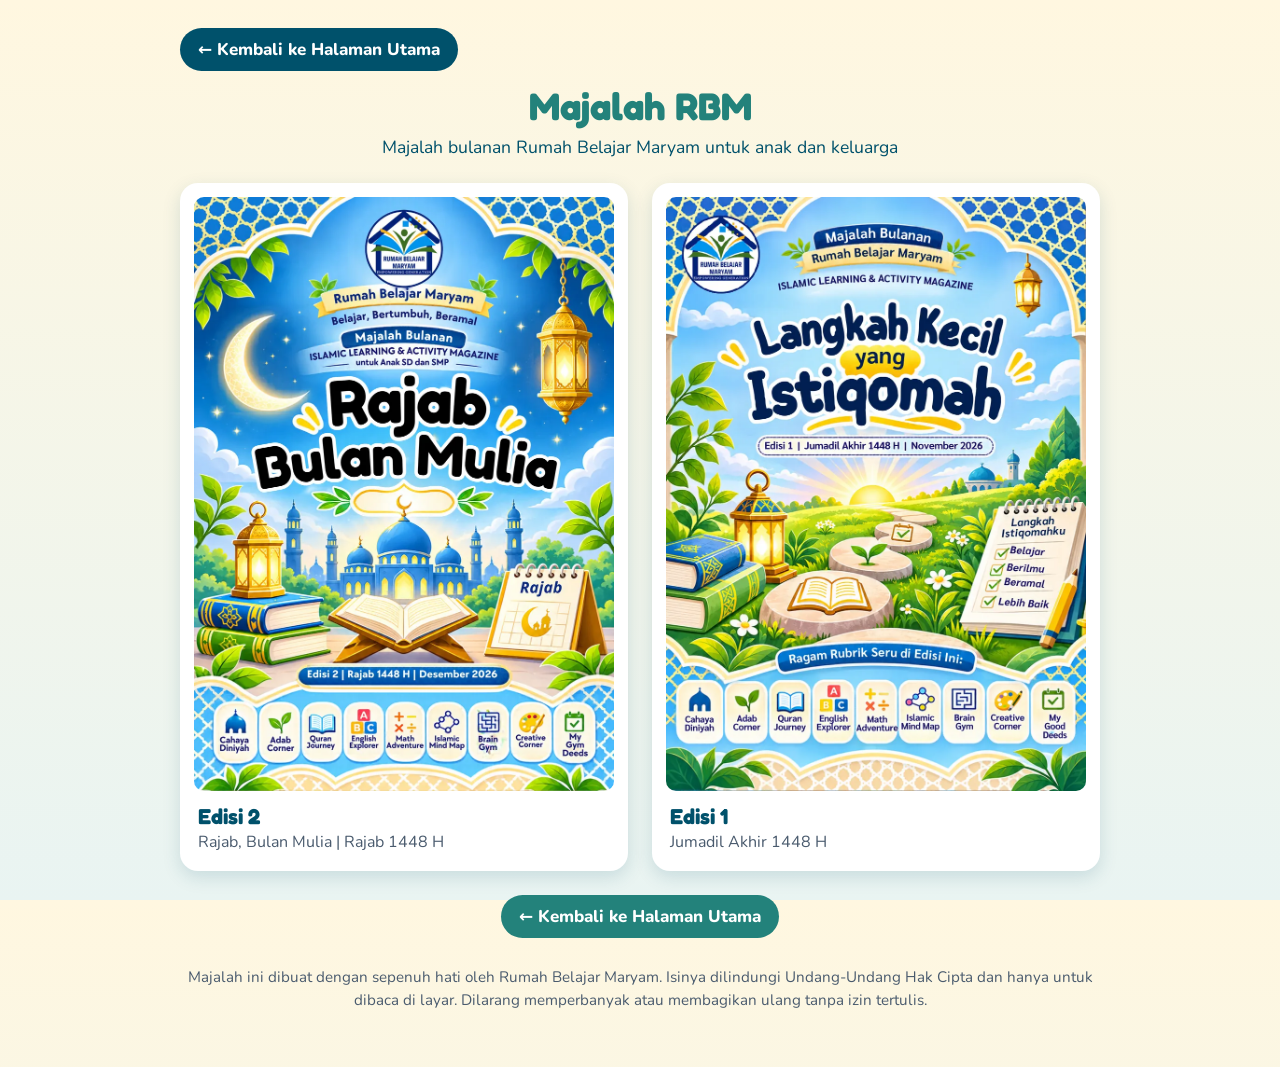
<file: majalah/index.html>
<!doctype html>
<html lang="id">
<head>
<meta charset="utf-8">
<meta name="viewport" content="width=device-width,initial-scale=1">
<meta name="robots" content="noindex,nofollow">
<title>Majalah RBM | Rumah Belajar Maryam</title>
<link rel="preconnect" href="https://fonts.googleapis.com">
<link href="https://fonts.googleapis.com/css2?family=Fredoka:wght@500;600&family=Nunito:wght@400;700;800&display=swap" rel="stylesheet">
<link rel="stylesheet" href="assets/style.css">
</head>
<body>
<div class="wrap">
  <p style="margin:0 0 12px"><a href="../" style="display:inline-block;padding:10px 18px;border-radius:999px;background:#00516b;color:#fff;font-weight:800;text-decoration:none;font-size:17px">&larr; Kembali ke Halaman Utama</a></p>
  <div class="top">
    <h1>Majalah RBM</h1>
    <p>Majalah bulanan Rumah Belajar Maryam untuk anak dan keluarga</p>
  </div>
  <div class="grid">
    <a class="card" href="edisi-2/">
      <img src="edisi-2/p/01.webp?v=2" alt="Sampul Majalah RBM Edisi 2">
      <h2>Edisi 2</h2><span>Rajab, Bulan Mulia | Rajab 1448 H</span>
    </a>
    <a class="card" href="edisi-1/">
      <img src="edisi-1/p/01.webp" alt="Sampul Majalah RBM Edisi 1">
      <h2>Edisi 1</h2><span>Jumadil Akhir 1448 H</span>
    </a>
  </div>
  <p style="text-align:center;margin:24px 0 0"><a href="../" style="display:inline-block;padding:10px 18px;border-radius:999px;background:#23827b;color:#fff;font-weight:800;text-decoration:none;font-size:17px">&larr; Kembali ke Halaman Utama</a></p>
  <p class="note">Majalah ini dibuat dengan sepenuh hati oleh Rumah Belajar Maryam. Isinya dilindungi Undang-Undang Hak Cipta dan hanya untuk dibaca di layar. Dilarang memperbanyak atau membagikan ulang tanpa izin tertulis.</p>
</div>
</body>
</html>
</file>
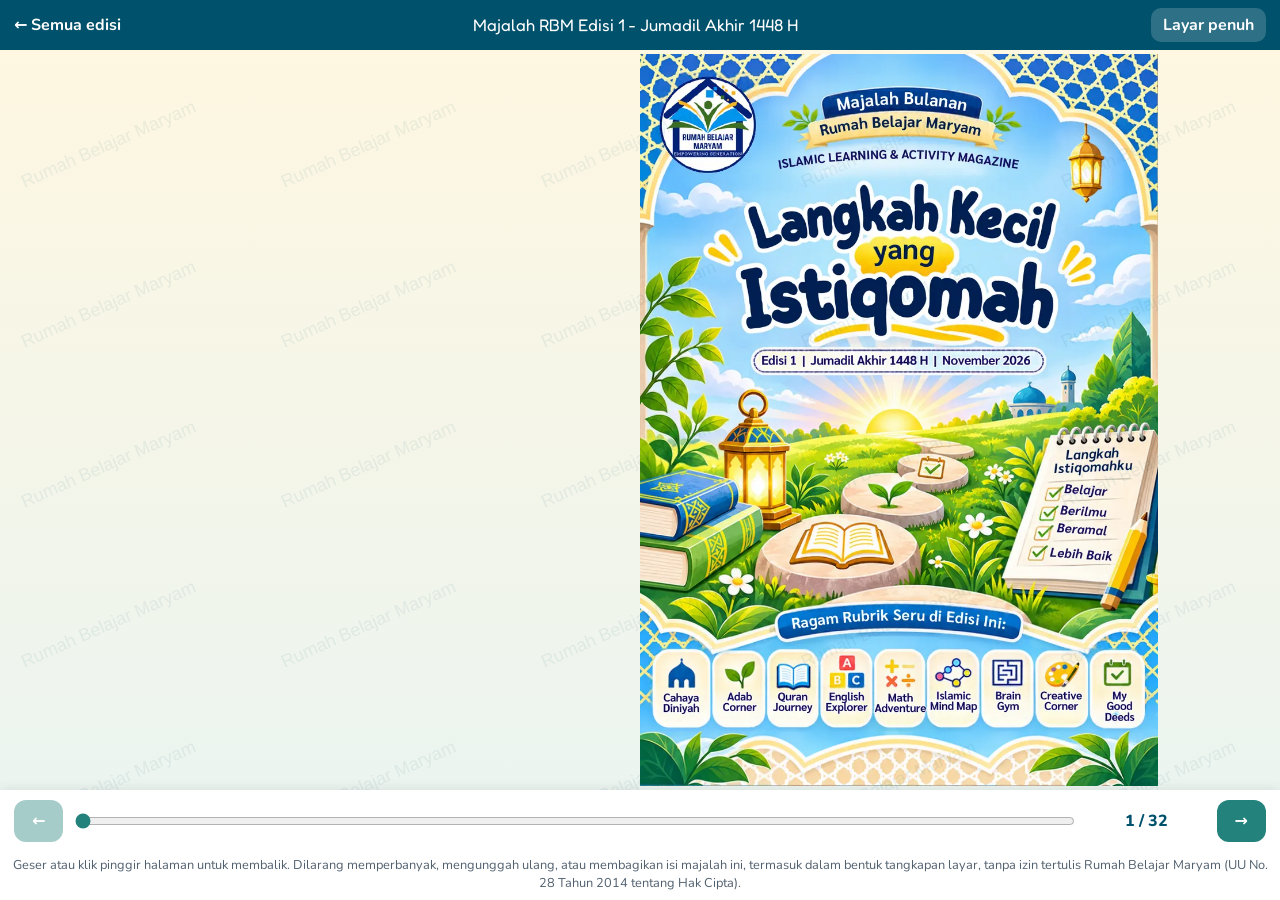
<file: majalah/edisi-1/index.html>
<!doctype html>
<html lang="id">
<head>
<meta charset="utf-8">
<meta name="viewport" content="width=device-width,initial-scale=1,maximum-scale=1,user-scalable=no">
<meta name="robots" content="noindex,nofollow">
<title>Majalah RBM Edisi 1 - Jumadil Akhir 1448 H | Rumah Belajar Maryam</title>
<link rel="preconnect" href="https://fonts.googleapis.com">
<link href="https://fonts.googleapis.com/css2?family=Fredoka:wght@500;600&family=Nunito:wght@400;700;800&display=swap" rel="stylesheet">
<link rel="stylesheet" href="../assets/style.css">
</head>
<body>
<div class="viewer">
  <div class="bar">
    <a href="../">&larr; Semua edisi</a>
    <div class="title">Majalah RBM Edisi 1 - Jumadil Akhir 1448 H</div>
    <button id="fs" type="button">Layar penuh</button>
  </div>
  <div class="stage">
    <div id="book"></div>
    <div class="mark"></div>
  </div>
  <div class="ctrl">
    <button id="prev" type="button" aria-label="Halaman sebelumnya">&larr;</button>
    <input id="slider" type="range" min="1" value="1" aria-label="Pilih halaman">
    <span class="count" id="count">1 / 32</span>
    <button id="next" type="button" aria-label="Halaman berikutnya">&rarr;</button>
  </div>
  <div class="legal">Geser atau klik pinggir halaman untuk membalik. Dilarang memperbanyak, mengunggah ulang, atau membagikan isi majalah ini, termasuk dalam bentuk tangkapan layar, tanpa izin tertulis Rumah Belajar Maryam (UU No. 28 Tahun 2014 tentang Hak Cipta).</div>
</div>
<script src="../assets/page-flip.browser.js"></script>
<script>window.MAJALAH={title:"Majalah RBM Edisi 1 - Jumadil Akhir 1448 H",pages:32};</script>
<script src="../assets/viewer.js?v=2"></script>
</body>
</html>
</file>
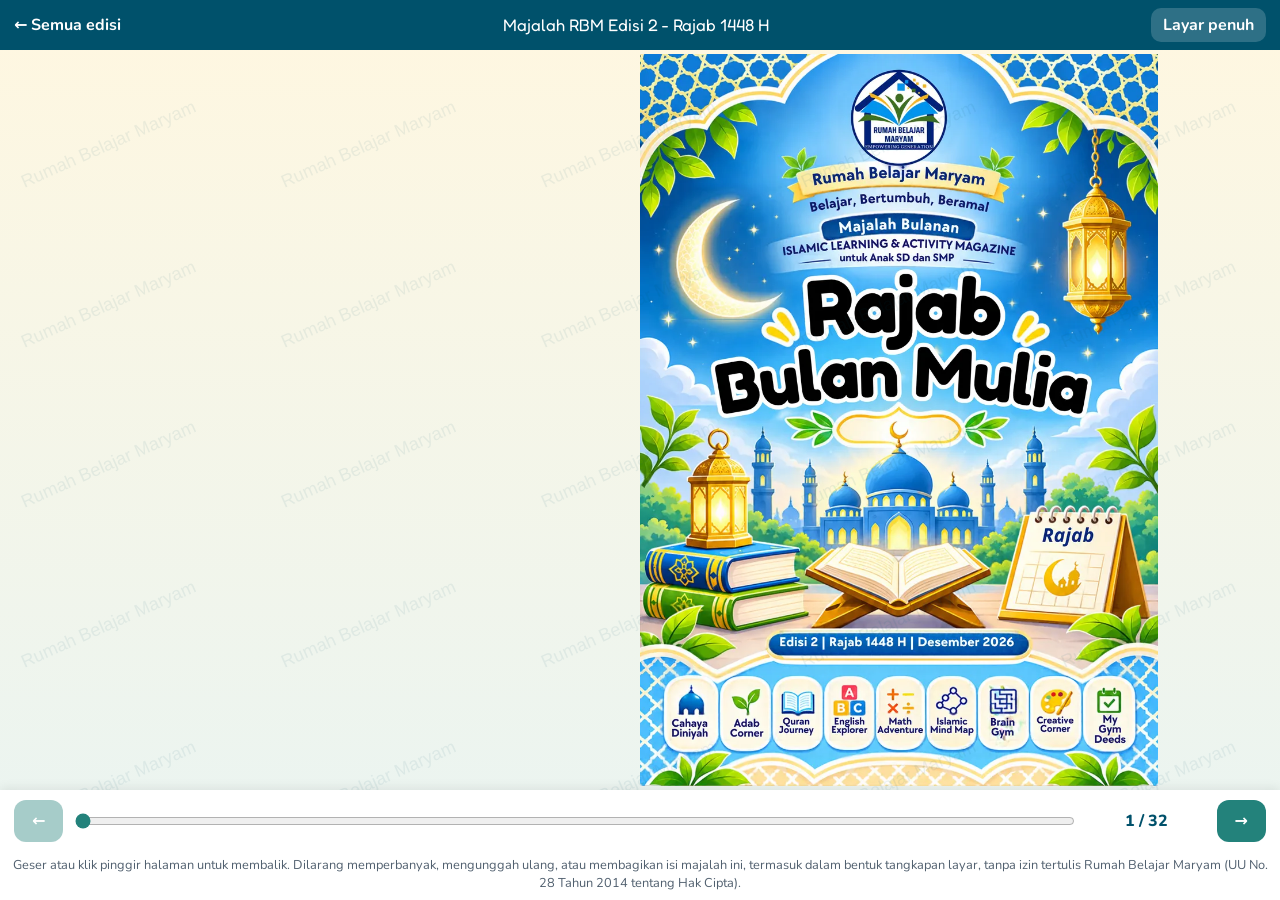
<file: majalah/edisi-2/index.html>
<!doctype html>
<html lang="id">
<head>
<meta charset="utf-8">
<meta name="viewport" content="width=device-width,initial-scale=1,maximum-scale=1,user-scalable=no">
<meta name="robots" content="noindex,nofollow">
<title>Majalah RBM Edisi 2 - Rajab 1448 H | Rumah Belajar Maryam</title>
<link rel="preconnect" href="https://fonts.googleapis.com">
<link href="https://fonts.googleapis.com/css2?family=Fredoka:wght@500;600&family=Nunito:wght@400;700;800&display=swap" rel="stylesheet">
<link rel="stylesheet" href="../assets/style.css">
</head>
<body>
<div class="viewer">
  <div class="bar">
    <a href="../">&larr; Semua edisi</a>
    <div class="title">Majalah RBM Edisi 2 - Rajab 1448 H</div>
    <button id="fs" type="button">Layar penuh</button>
  </div>
  <div class="stage">
    <div id="book"></div>
    <div class="mark"></div>
  </div>
  <div class="ctrl">
    <button id="prev" type="button" aria-label="Halaman sebelumnya">&larr;</button>
    <input id="slider" type="range" min="1" value="1" aria-label="Pilih halaman">
    <span class="count" id="count">1 / 32</span>
    <button id="next" type="button" aria-label="Halaman berikutnya">&rarr;</button>
  </div>
  <div class="legal">Geser atau klik pinggir halaman untuk membalik. Dilarang memperbanyak, mengunggah ulang, atau membagikan isi majalah ini, termasuk dalam bentuk tangkapan layar, tanpa izin tertulis Rumah Belajar Maryam (UU No. 28 Tahun 2014 tentang Hak Cipta).</div>
</div>
<script src="../assets/page-flip.browser.js"></script>
<script>window.MAJALAH={title:"Majalah RBM Edisi 2 - Rajab 1448 H",pages:32};</script>
<script src="../assets/viewer.js?v=2"></script>
</body>
</html>
</file>
<file: majalah/assets/style.css>
:root{--teal:#23827b;--navy:#00516b;--cream:#fdf3d8;--ink:#102042}
*{box-sizing:border-box}
html,body{height:100%;margin:0}
body{font-family:"Nunito",system-ui,-apple-system,"Segoe UI",sans-serif;color:var(--ink);background:linear-gradient(180deg,#fff7e0 0%,#e9f4f2 100%);
  -webkit-user-select:none;user-select:none;-webkit-touch-callout:none}
h1,h2,.brand{font-family:"Fredoka","Nunito",system-ui,sans-serif}
img{-webkit-user-drag:none;user-drag:none;pointer-events:none}

/* ---------- daftar edisi ---------- */
.wrap{max-width:960px;margin:0 auto;padding:28px 20px 40px}
.top{text-align:center;margin-bottom:24px}
.top h1{margin:0;font-size:2.4rem;color:var(--teal)}
.top p{margin:6px 0 0;color:var(--navy);font-size:1.1rem}
.grid{display:grid;grid-template-columns:repeat(auto-fit,minmax(260px,1fr));gap:24px}
.card{display:block;text-decoration:none;color:inherit;background:#fff;border-radius:18px;padding:14px;box-shadow:0 6px 18px rgba(0,81,107,.15);transition:transform .15s}
.card:hover{transform:translateY(-3px)}
.card img{width:100%;display:block;border-radius:10px;aspect-ratio:1/1.414;object-fit:cover;background:#eee}
.card h2{margin:12px 4px 2px;font-size:1.35rem;color:var(--navy)}
.card span{margin:0 4px 4px;display:block;color:#4a5b6e}
.note{margin-top:28px;font-size:.95rem;color:#4a5b6e;text-align:center;line-height:1.5}

/* ---------- viewer ---------- */
.viewer{display:flex;flex-direction:column;height:100vh;height:100dvh}
.bar{display:flex;align-items:center;gap:12px;padding:8px 14px;background:var(--navy);color:#fff}
.bar a{color:#fff;text-decoration:none;font-weight:700;white-space:nowrap}
.bar .title{flex:1;text-align:center;font-family:"Fredoka",sans-serif;font-size:1.05rem;overflow:hidden;text-overflow:ellipsis;white-space:nowrap}
.bar button{background:rgba(255,255,255,.18);border:0;color:#fff;border-radius:10px;padding:6px 12px;font:inherit;font-weight:700;cursor:pointer}
.stage{flex:1;min-height:0;display:flex;align-items:center;justify-content:center;padding:10px;position:relative;overflow:hidden;transition:filter .2s}
.stage.veil{filter:blur(28px)}
#book{margin:0 auto}
.page{background:#fff;overflow:hidden}
.page img{width:100%;height:100%;display:block}
.mark{position:absolute;inset:0;pointer-events:none;opacity:.07;z-index:5;
  background-image:url("data:image/svg+xml;utf8,<svg xmlns='http://www.w3.org/2000/svg' width='260' height='160'><text x='10' y='90' transform='rotate(-24 130 80)' font-family='Arial' font-size='18' fill='%2300516b'>Rumah Belajar Maryam</text></svg>")}
.ctrl{display:flex;align-items:center;gap:10px;padding:10px 14px;background:#fff;box-shadow:0 -2px 10px rgba(0,0,0,.08)}
.ctrl button{background:var(--teal);color:#fff;border:0;border-radius:12px;padding:10px 18px;font:inherit;font-weight:800;font-size:1rem;cursor:pointer}
.ctrl button:disabled{opacity:.4}
.ctrl input[type=range]{flex:1;accent-color:var(--teal)}
.ctrl .count{min-width:7.5em;text-align:center;font-weight:800;color:var(--navy)}
.legal{font-size:.8rem;text-align:center;color:#51606f;padding:4px 10px 8px;background:#fff}
@media(max-width:560px){.bar .title{display:none}.ctrl button{padding:10px 14px}.ctrl .count{min-width:6em}}

/* ---------- cetak diblokir ---------- */
@media print{body *{display:none!important}body::after{content:"Majalah ini hanya untuk dibaca di layar.";display:block;font-size:20px;padding:40px}}
</file>
